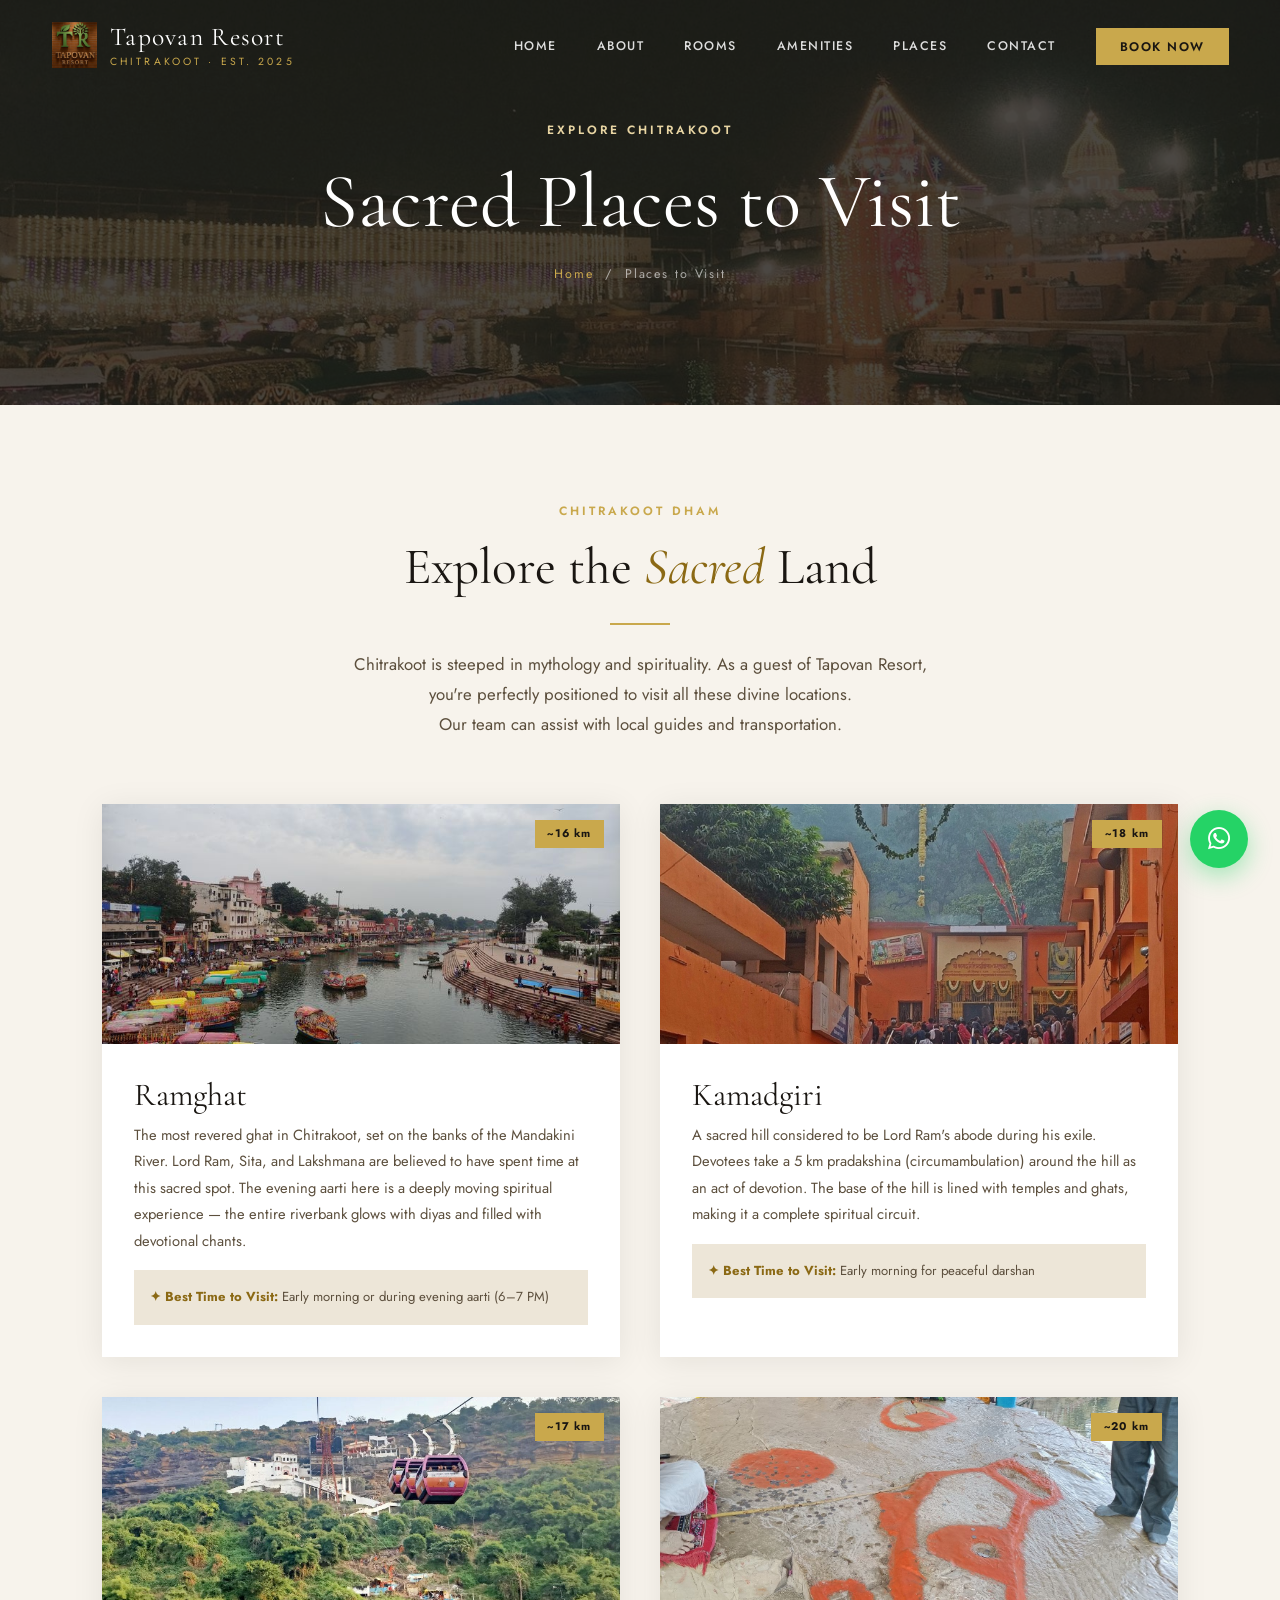
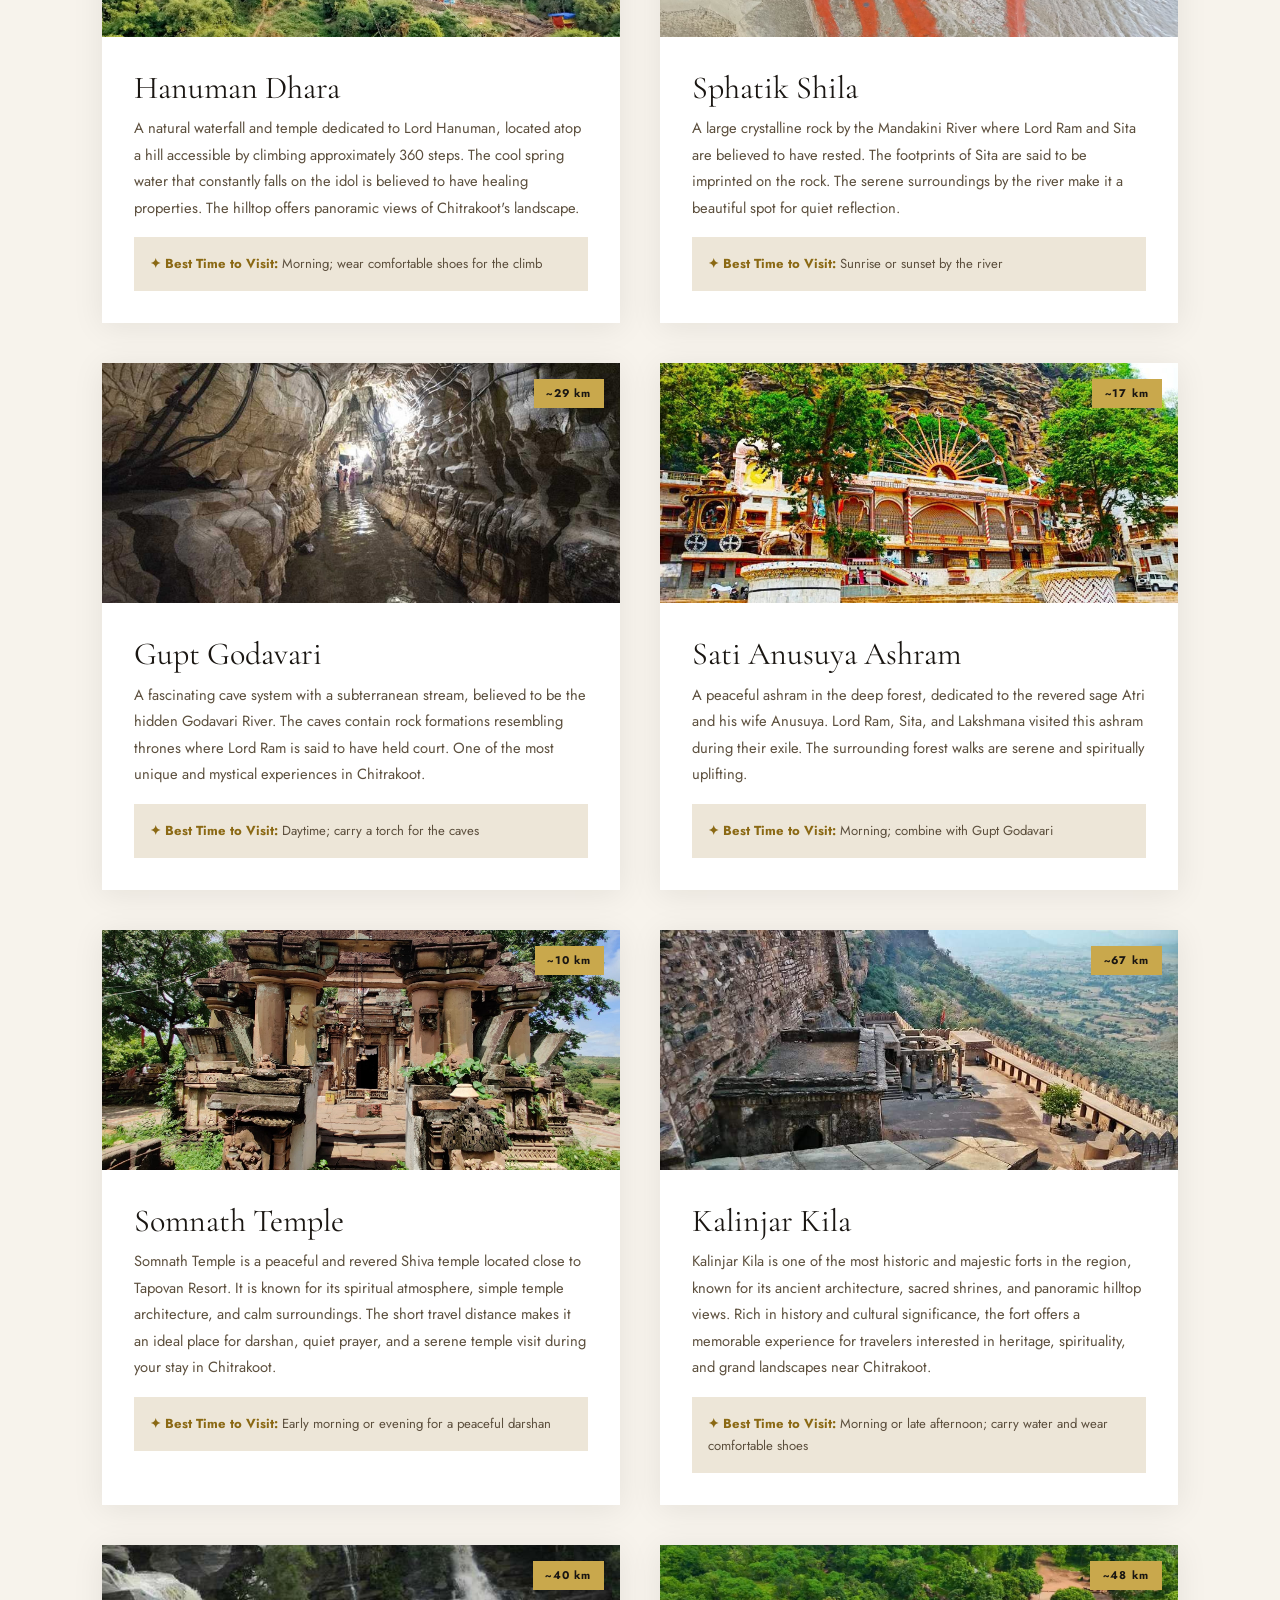
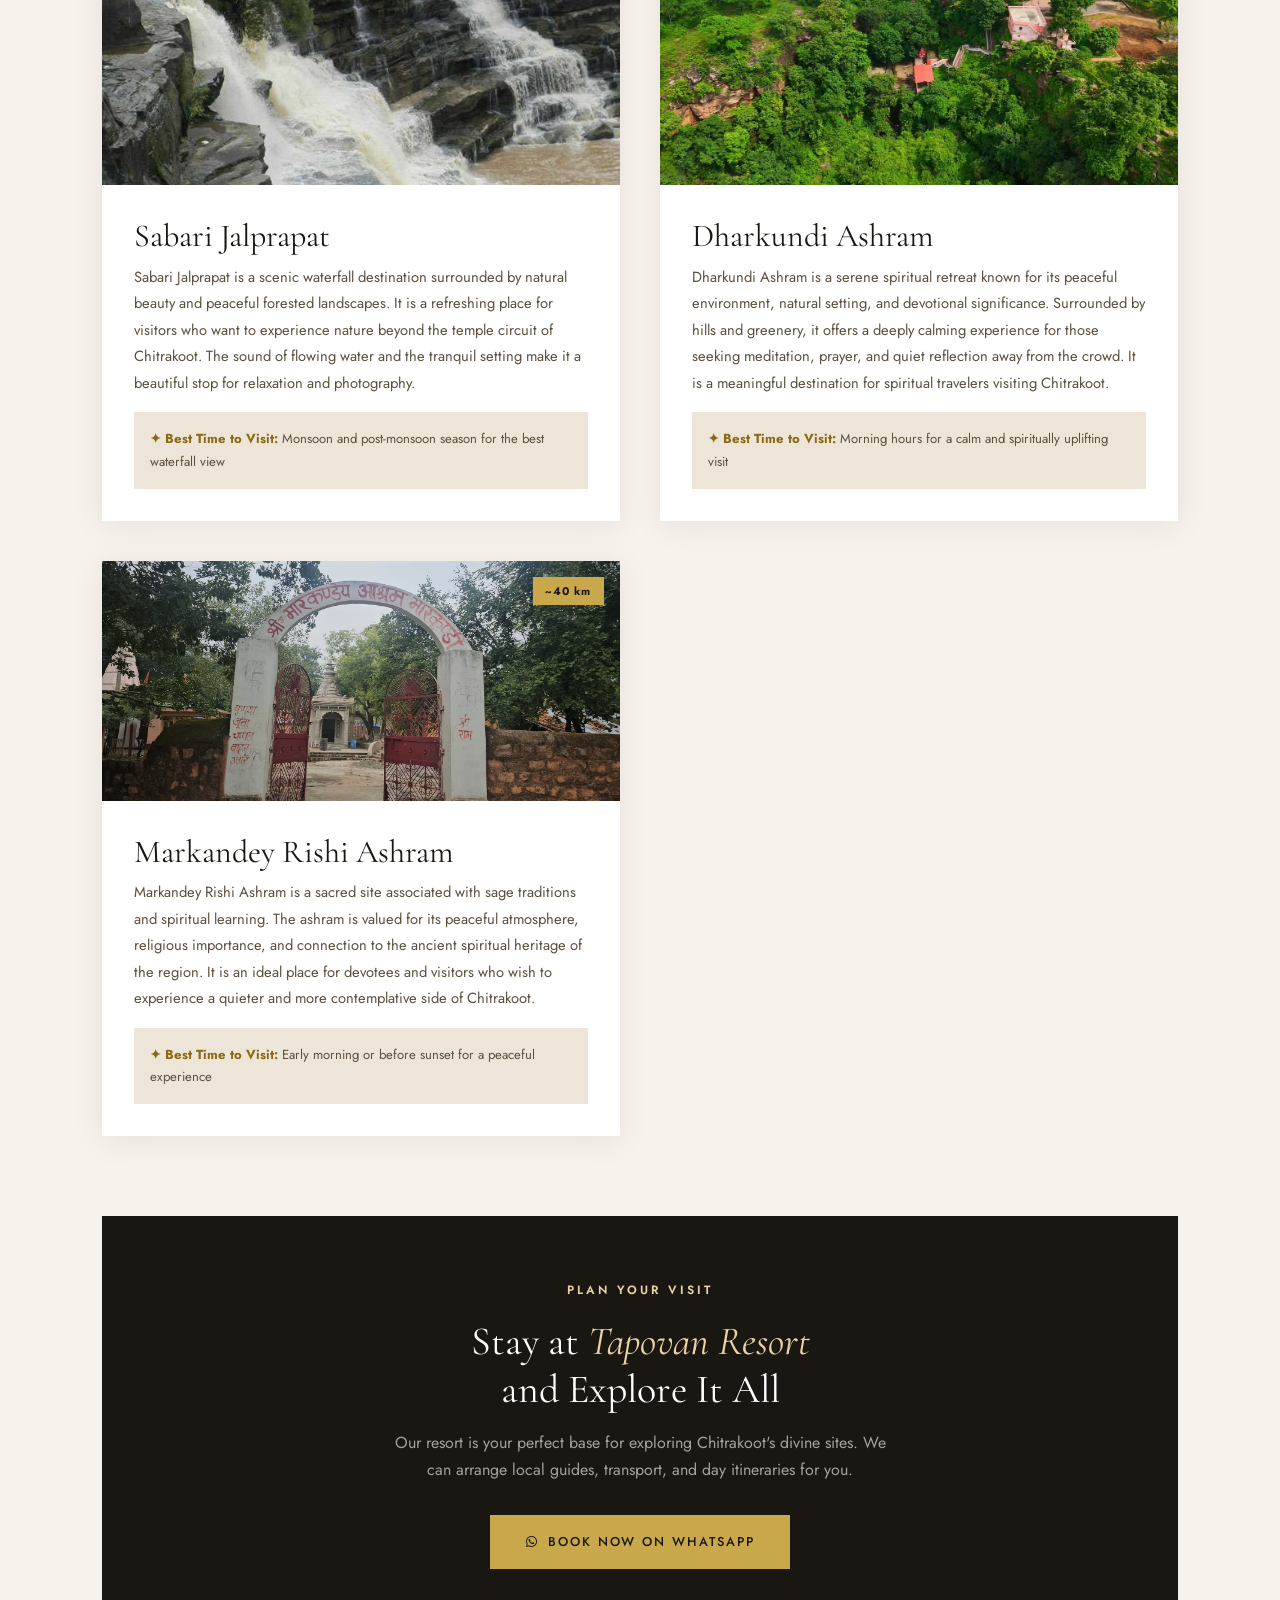
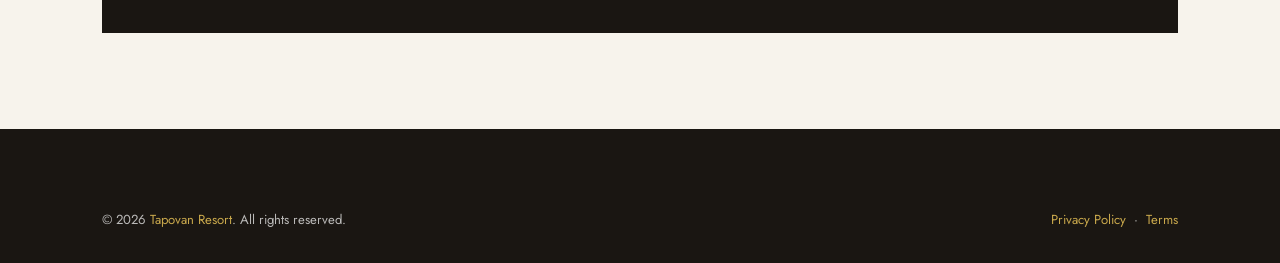
<file: pages/places.html>
<!DOCTYPE html>
<html lang="en">
<head>
  <meta charset="UTF-8" />
  <meta http-equiv="X-UA-Compatible" content="IE=edge" />
  <link rel="canonical" href="https://tapovanresort.co.in/pages/places/" />
  <meta name="google-site-verification" content="6-kbjEv537gmTaguEhvhThbj-auGoeQ6-gj7KEbpfg4" />
  <meta name="viewport" content="width=device-width, initial-scale=1.0" />
	<link rel="icon" type="image/jpeg" href="/images/favicon.jpeg" />
	<link rel="apple-touch-icon" href="/images/favicon.jpeg" />
  <title>Places to Visit Near Tapovan Resort - Chitrakoot Dham</title>
  <meta name="description" content="Explore the sacred places of Chitrakoot near Tapovan Resort — Ramghat, Kamadgiri, Hanuman Dhara, Sphatik Shila and more." />
  <meta name="keywords" content="places to visit in chitrakoot, temples in chitrakoot, Tapovan Resort, Chitrakoot resort, luxury hotel Chitrakoot, private pool villa, Chitrakoot Dham stay, resort in chitrakoot" />
  <link rel="stylesheet" href="../css/style.css" />
  <link rel="stylesheet" href="https://cdnjs.cloudflare.com/ajax/libs/font-awesome/6.5.0/css/all.min.css" />
  <style>
    .places-detail-grid {
      display: grid;
      grid-template-columns: repeat(auto-fit, minmax(340px, 1fr));
      gap: 2.5rem;
      margin-top: 4rem;
    }
    .place-detail-card {
      background: var(--white);
      overflow: hidden;
      box-shadow: 0 4px 30px rgba(26,22,18,0.08);
      transition: var(--transition);
    }
    .place-detail-card:hover { transform: translateY(-6px); box-shadow: var(--shadow); }
    .place-detail-img {
      height: 240px;
      overflow: hidden;
      position: relative;
    }
    .place-detail-img img {
      width: 100%; height: 100%;
      object-fit: cover;
      transition: transform 0.6s ease;
    }
    .place-detail-card:hover .place-detail-img img { transform: scale(1.06); }
    .place-distance-badge {
      position: absolute;
      top: 1rem; right: 1rem;
      background: var(--gold);
      color: var(--dark);
      font-size: 0.7rem;
      font-weight: 700;
      padding: 0.3rem 0.8rem;
      letter-spacing: 0.1em;
    }
    .place-detail-info { padding: 2rem; }
    .place-detail-info h3 { margin-bottom: 0.5rem; }
    .place-detail-info p { color: var(--text-mid); font-size: 0.92rem; line-height: 1.8; }
    .place-tips {
      margin-top: 1rem;
      padding: 1rem;
      background: var(--cream-2);
      font-size: 0.82rem;
      color: var(--text-mid);
    }
    .place-tips strong { color: var(--gold-dark); }
  </style>
  <!-- Google tag (gtag.js) -->
<script async src="https://www.googletagmanager.com/gtag/js?id=G-HYX8J1VPJM"></script>
<script>
  window.dataLayer = window.dataLayer || [];
  function gtag(){dataLayer.push(arguments);}
  gtag('js', new Date());
  gtag('config', 'G-HYX8J1VPJM');
</script>
</head>
<body>

  <!-- Mobile Menu -->
  <nav class="mobile-menu">
    <div class="mobile-menu-close"><i class="fa fa-times"></i></div>
    <a href="../index.html">Home</a>
    <a href="../index.html#about">About</a>
    <a href="../index.html#rooms">Rooms</a>
    <a href="../index.html#amenities">Amenities</a>
    <!-- <a href="../index.html#gallery">Gallery</a> -->
    <a href="places.html">Places</a>
    <a href="../index.html#contact">Contact</a>
  </nav>

  <!-- Navbar -->
  <nav id="navbar">
  <a href="../index.html" class="nav-logo" aria-label="Tapovan Resort home">
  <img src="/images/favicon.jpeg" alt="Tapovan Resort logo" class="nav-logo-img" />
  <div class="nav-logo-text">
    Tapovan Resort
    <span>Chitrakoot · Est. 2025</span>
  </div>
</a>
    <ul class="nav-links">
      <li><a href="../index.html">Home</a></li>
      <li><a href="../index.html#about">About</a></li>
      <li><a href="../index.html#rooms">Rooms</a></li>
      <li><a href="../index.html#amenities">Amenities</a></li>
      <!--- <li><a href="../index.html#gallery">Gallery</a></li> -->
      <li><a href="places.html">Places</a></li>
      <li><a href="../index.html#contact">Contact</a></li>
      <li><a href="https://wa.me/919956009727" target="_blank" class="nav-book">Book Now</a></li>
    </ul>
    <div class="hamburger"><span></span><span></span><span></span></div>
  </nav>

  <!-- Page Hero -->
  <div class="page-hero">
    <div class="page-hero-bg">
      <!--EDIT: Use a Chitrakoot landscape photo here — images/places-hero.jpg -->
      <img src="../images/places-hero.jpg" alt="Chitrakoot Dham" />
    </div>
    <div class="page-hero-overlay"></div>
    <div class="page-hero-content">
      <span class="section-tag" style="color:var(--gold-light);">Explore Chitrakoot</span>
      <h1>Sacred Places to Visit</h1>
      <div class="breadcrumb">
        <a href="../index.html">Home</a> &nbsp;/&nbsp; Places to Visit
      </div>
    </div>
  </div>

  <!-- Places Section -->
  <section style="padding: 6rem 8%;">
    <div style="text-align:center; max-width:700px; margin:0 auto 2rem;">
      <span class="section-tag reveal">Chitrakoot Dham</span>
      <h2 class="section-title reveal">Explore the <em>Sacred</em> Land</h2>
      <div class="gold-line center reveal"></div>
      <p class="section-desc reveal" style="margin:0 auto;">
        Chitrakoot is steeped in mythology and spirituality. As a guest of Tapovan Resort,
        you're perfectly positioned to visit all these divine locations. <br> Our team can assist
        with local guides and transportation.
      </p>
    </div>

    <div class="places-detail-grid">
      <!--
        EDIT: Update each place card:
        - Replace image paths (../images/place-X.jpg)
        - Update distances from your resort
        - Update descriptions with accurate info
      -->

      <div class="place-detail-card reveal">
        <div class="place-detail-img">
          <img src="../images/place-ramghat.jpg" alt="Ramghat Chitrakoot" />
          <div class="place-distance-badge">~16 km</div>
        </div>
        <div class="place-detail-info">
          <h3>Ramghat</h3>
          <p>
            The most revered ghat in Chitrakoot, set on the banks of the Mandakini River.
            Lord Ram, Sita, and Lakshmana are believed to have spent time at this sacred spot.
            The evening aarti here is a deeply moving spiritual experience — the entire riverbank
            glows with diyas and filled with devotional chants.
          </p>
          <div class="place-tips">
            <strong>✦ Best Time to Visit:</strong> Early morning or during evening aarti (6–7 PM)
          </div>
        </div>
      </div>

      <div class="place-detail-card reveal reveal-delay-1">
        <div class="place-detail-img">
          <img src="../images/place-kamadgiri.jpg" alt="Kamadgiri" />
          <div class="place-distance-badge">~18 km</div>
        </div>
        <div class="place-detail-info">
          <h3>Kamadgiri</h3>
          <p>
            A sacred hill considered to be Lord Ram's abode during his exile. Devotees take a 5 km
            pradakshina (circumambulation) around the hill as an act of devotion. The base of the
            hill is lined with temples and ghats, making it a complete spiritual circuit.
          </p>
          <div class="place-tips">
            <strong>✦ Best Time to Visit:</strong> Early morning for peaceful darshan
          </div>
        </div>
      </div>

      <div class="place-detail-card reveal">
        <div class="place-detail-img">
          <img src="../images/place-hanuman.jpg" alt="Hanuman Dhara" />
          <div class="place-distance-badge">~17 km</div>
        </div>
        <div class="place-detail-info">
          <h3>Hanuman Dhara</h3>
          <p>
            A natural waterfall and temple dedicated to Lord Hanuman, located atop a hill accessible
            by climbing approximately 360 steps. The cool spring water that constantly falls on the
            idol is believed to have healing properties. The hilltop offers panoramic views of
            Chitrakoot's landscape.
          </p>
          <div class="place-tips">
            <strong>✦ Best Time to Visit:</strong> Morning; wear comfortable shoes for the climb
          </div>
        </div>
      </div>

      <div class="place-detail-card reveal reveal-delay-1">
        <div class="place-detail-img">
          <img src="../images/place-sphatik.jpeg" alt="Sphatik Shila" />
          <div class="place-distance-badge">~20 km</div>
        </div>
        <div class="place-detail-info">
          <h3>Sphatik Shila</h3>
          <p>
            A large crystalline rock by the Mandakini River where Lord Ram and Sita are believed
            to have rested. The footprints of Sita are said to be imprinted on the rock. The serene
            surroundings by the river make it a beautiful spot for quiet reflection.
          </p>
          <div class="place-tips">
            <strong>✦ Best Time to Visit:</strong> Sunrise or sunset by the river
          </div>
        </div>
      </div>

      <div class="place-detail-card reveal">
        <div class="place-detail-img">
          <img src="../images/place-gupt-godavari.jpg" alt="Gupt Godavari" />
          <div class="place-distance-badge">~29 km</div>
        </div>
        <div class="place-detail-info">
          <h3>Gupt Godavari</h3>
          <p>
            A fascinating cave system with a subterranean stream, believed to be the hidden Godavari
            River. The caves contain rock formations resembling thrones where Lord Ram is said to
            have held court. One of the most unique and mystical experiences in Chitrakoot.
          </p>
          <div class="place-tips">
            <strong>✦ Best Time to Visit:</strong> Daytime; carry a torch for the caves
          </div>
        </div>
      </div>

      <div class="place-detail-card reveal reveal-delay-1">
        <div class="place-detail-img">
          <img src="../images/place-sati-anusuya.jpg" alt="Sati Anusuya Ashram" />
          <div class="place-distance-badge">~17 km</div>
        </div>
        <div class="place-detail-info">
          <h3>Sati Anusuya Ashram</h3>
          <p>
            A peaceful ashram in the deep forest, dedicated to the revered sage Atri and his wife
            Anusuya. Lord Ram, Sita, and Lakshmana visited this ashram during their exile. The
            surrounding forest walks are serene and spiritually uplifting.
          </p>
          <div class="place-tips">
            <strong>✦ Best Time to Visit:</strong> Morning; combine with Gupt Godavari
          </div>
        </div>
      </div>
		<div class="place-detail-card reveal">
  <div class="place-detail-img">
    <img src="../images/place-somnath-temple.jpg" alt="Somnath Temple" />
    <div class="place-distance-badge">~10 km</div>
  </div>
  <div class="place-detail-info">
    <h3>Somnath Temple</h3>
    <p>
      Somnath Temple is a peaceful and revered Shiva temple located close to Tapovan Resort.
      It is known for its spiritual atmosphere, simple temple architecture, and calm surroundings.
      The short travel distance makes it an ideal place for darshan, quiet prayer, and a serene
      temple visit during your stay in Chitrakoot.
    </p>
    <div class="place-tips">
      <strong>✦ Best Time to Visit:</strong> Early morning or evening for a peaceful darshan
    </div>
  </div>
</div>

<div class="place-detail-card reveal reveal-delay-1">
  <div class="place-detail-img">
    <img src="../images/place-kalinjar-kila.jpg" alt="Kalinjar Kila" />
    <div class="place-distance-badge">~67 km</div>
  </div>
  <div class="place-detail-info">
    <h3>Kalinjar Kila</h3>
    <p>
      Kalinjar Kila is one of the most historic and majestic forts in the region, known for its
      ancient architecture, sacred shrines, and panoramic hilltop views. Rich in history and
      cultural significance, the fort offers a memorable experience for travelers interested in
      heritage, spirituality, and grand landscapes near Chitrakoot.
    </p>
    <div class="place-tips">
      <strong>✦ Best Time to Visit:</strong> Morning or late afternoon; carry water and wear comfortable shoes
    </div>
  </div>
</div>

<div class="place-detail-card reveal">
  <div class="place-detail-img">
    <img src="../images/place-sabari-jalprapat.jpg" alt="Sabari Jalprapat" />
    <div class="place-distance-badge">~40 km</div>
  </div>
  <div class="place-detail-info">
    <h3>Sabari Jalprapat</h3>
    <p>
      Sabari Jalprapat is a scenic waterfall destination surrounded by natural beauty and peaceful
      forested landscapes. It is a refreshing place for visitors who want to experience nature
      beyond the temple circuit of Chitrakoot. The sound of flowing water and the tranquil setting
      make it a beautiful stop for relaxation and photography.
    </p>
    <div class="place-tips">
      <strong>✦ Best Time to Visit:</strong> Monsoon and post-monsoon season for the best waterfall view
    </div>
  </div>
</div>

<div class="place-detail-card reveal reveal-delay-1">
  <div class="place-detail-img">
    <img src="../images/place-dharkundi-ashram.jpg" alt="Dharkundi Ashram" />
    <div class="place-distance-badge">~48 km</div>
  </div>
  <div class="place-detail-info">
    <h3>Dharkundi Ashram</h3>
    <p>
      Dharkundi Ashram is a serene spiritual retreat known for its peaceful environment, natural
      setting, and devotional significance. Surrounded by hills and greenery, it offers a deeply
      calming experience for those seeking meditation, prayer, and quiet reflection away from the
      crowd. It is a meaningful destination for spiritual travelers visiting Chitrakoot.
    </p>
    <div class="place-tips">
      <strong>✦ Best Time to Visit:</strong> Morning hours for a calm and spiritually uplifting visit
    </div>
  </div>
</div>

<div class="place-detail-card reveal">
  <div class="place-detail-img">
    <img src="../images/place-markandey-rishi-ashram.avif" alt="Markandey Rishi Ashram" />
    <div class="place-distance-badge">~40 km</div>
  </div>
  <div class="place-detail-info">
    <h3>Markandey Rishi Ashram</h3>
    <p>
      Markandey Rishi Ashram is a sacred site associated with sage traditions and spiritual learning.
      The ashram is valued for its peaceful atmosphere, religious importance, and connection to the
      ancient spiritual heritage of the region. It is an ideal place for devotees and visitors who
      wish to experience a quieter and more contemplative side of Chitrakoot.
    </p>
    <div class="place-tips">
      <strong>✦ Best Time to Visit:</strong> Early morning or before sunset for a peaceful experience
    </div>
  </div>
</div>
    </div>

    <!-- CTA -->
    <div style="text-align:center; margin-top:5rem; padding:4rem; background:var(--dark);" class="reveal">
      <span class="section-tag" style="color:var(--gold-light);">Plan Your Visit</span>
      <h2 style="color:var(--white); font-family:var(--font-display); font-size:2.5rem; margin:1rem 0;">
        Stay at <em style="color:var(--gold-light);">Tapovan Resort</em><br>and Explore It All
      </h2>
      <p style="color:rgba(255,255,255,0.6); max-width:500px; margin:0 auto 2rem;">
        Our resort is your perfect base for exploring Chitrakoot's divine sites. We can arrange
        local guides, transport, and day itineraries for you.
      </p>
      <a href="https://wa.me/919956009727" target="_blank" class="btn btn-gold">
        <i class="fab fa-whatsapp"></i> Book Now on WhatsApp
      </a>
    </div>
  </section>

  <!-- Footer -->
  <footer>
    <div class="footer-bottom" style="border-top:none; padding-top:0;">
      <p>© 2026 <a href="../index.html">Tapovan Resort</a>. All rights reserved.</p>
      <p><a href="privacy.html">Privacy Policy</a> &nbsp;·&nbsp; <a href="terms.html">Terms</a></p>
    </div>
  </footer>

  <a href="https://wa.me/919956009727" target="_blank" class="whatsapp-float">
    <i class="fab fa-whatsapp"></i>
  </a>

  <script src="../js/main.js"></script>
</body>
</html>
</file>
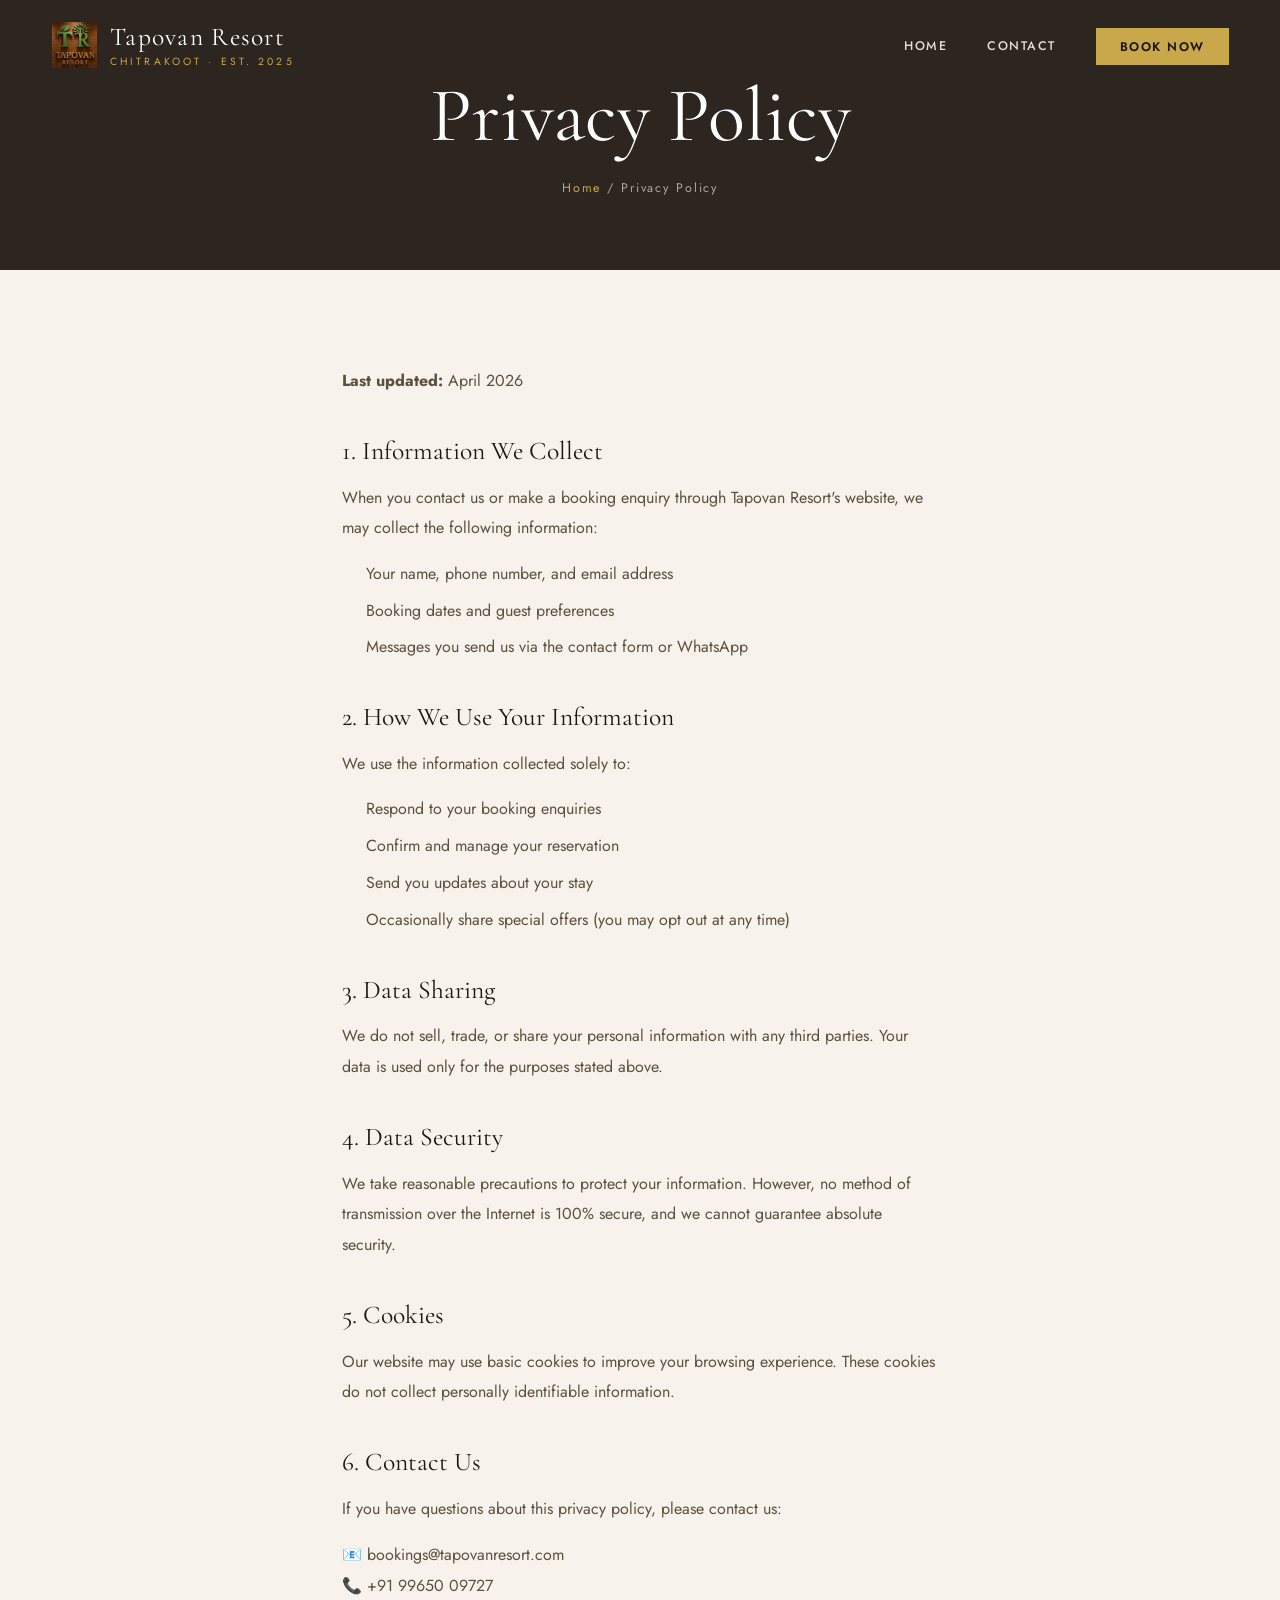
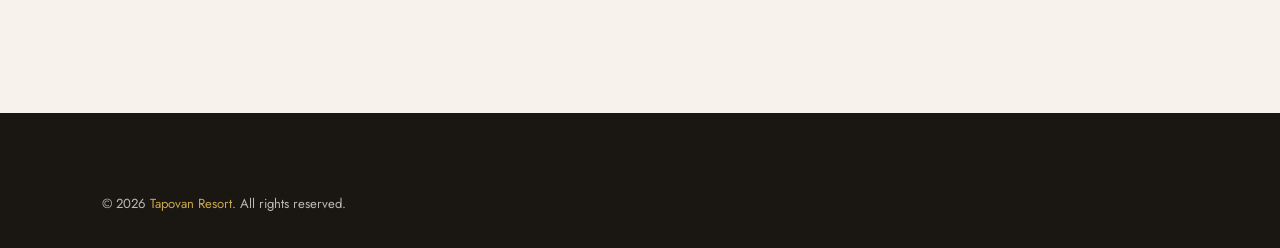
<file: pages/privacy.html>
<!DOCTYPE html>
<html lang="en">
<head>
  <meta charset="UTF-8" />
  <meta http-equiv="X-UA-Compatible" content="IE=edge" />
  <link rel="canonical" href="https://tapovanresort.co.in/pages/privacy/" />
  <meta name="google-site-verification" content="6-kbjEv537gmTaguEhvhThbj-auGoeQ6-gj7KEbpfg4" />
  <meta name="viewport" content="width=device-width, initial-scale=1.0" />
  <link rel="icon" type="image/jpeg" href="/images/favicon.jpeg" />
	<link rel="apple-touch-icon" href="/images/favicon.jpeg" />
  <title>Privacy Policy — Tapovan Resort</title>
  <link rel="stylesheet" href="../css/style.css" />
  <link rel="stylesheet" href="https://cdnjs.cloudflare.com/ajax/libs/font-awesome/6.5.0/css/all.min.css" />
  <!-- Google tag (gtag.js) -->
<script async src="https://www.googletagmanager.com/gtag/js?id=G-HYX8J1VPJM"></script>
<script>
  window.dataLayer = window.dataLayer || [];
  function gtag(){dataLayer.push(arguments);}
  gtag('js', new Date());
  gtag('config', 'G-HYX8J1VPJM');
</script>
  <style>
    .policy-content { max-width: 800px; margin: 0 auto; padding: 6rem 8%; }
    .policy-content h2 { font-size: 1.6rem; margin: 2.5rem 0 1rem; color: var(--dark); }
    .policy-content p { color: var(--text-mid); margin-bottom: 1rem; line-height: 1.9; }
    .policy-content ul { color: var(--text-mid); padding-left: 1.5rem; margin-bottom: 1rem; }
    .policy-content ul li { margin-bottom: 0.5rem; line-height: 1.8; }
  </style>
</head>
<body>
  <nav id="navbar">
  <a href="../index.html" class="nav-logo" aria-label="Tapovan Resort home">
  <img src="/images/favicon.jpeg" alt="Tapovan Resort logo" class="nav-logo-img" />
  <div class="nav-logo-text">
    Tapovan Resort
    <span>Chitrakoot · Est. 2025</span>
  </div>
</a>
    <ul class="nav-links">
      <li><a href="../index.html">Home</a></li>
      <li><a href="../index.html#contact">Contact</a></li>
      <li><a href="https://wa.me/919876543210" target="_blank" class="nav-book">Book Now</a></li>
    </ul>
    <div class="hamburger"><span></span><span></span><span></span></div>
  </nav>

  <div class="page-hero" style="height:30vh; min-height:250px;">
    <div class="page-hero-overlay"></div>
    <div class="page-hero-bg" style="background:var(--dark-2);"></div>
    <div class="page-hero-content">
      <h1>Privacy Policy</h1>
      <div class="breadcrumb"><a href="../index.html">Home</a> / Privacy Policy</div>
    </div>
  </div>

  <div class="policy-content">
    <!-- EDIT: Update with your actual legal details and contact info -->
    <p><strong>Last updated:</strong> April 2026</p>

    <h2>1. Information We Collect</h2>
    <p>When you contact us or make a booking enquiry through Tapovan Resort's website, we may collect the following information:</p>
    <ul>
      <li>Your name, phone number, and email address</li>
      <li>Booking dates and guest preferences</li>
      <li>Messages you send us via the contact form or WhatsApp</li>
    </ul>

    <h2>2. How We Use Your Information</h2>
    <p>We use the information collected solely to:</p>
    <ul>
      <li>Respond to your booking enquiries</li>
      <li>Confirm and manage your reservation</li>
      <li>Send you updates about your stay</li>
      <li>Occasionally share special offers (you may opt out at any time)</li>
    </ul>

    <h2>3. Data Sharing</h2>
    <p>We do not sell, trade, or share your personal information with any third parties. Your data is used only for the purposes stated above.</p>

    <h2>4. Data Security</h2>
    <p>We take reasonable precautions to protect your information. However, no method of transmission over the Internet is 100% secure, and we cannot guarantee absolute security.</p>

    <h2>5. Cookies</h2>
    <p>Our website may use basic cookies to improve your browsing experience. These cookies do not collect personally identifiable information.</p>

    <h2>6. Contact Us</h2>
    <p>If you have questions about this privacy policy, please contact us:</p>
    <!-- EDIT: Update contact details -->
    <p>📧 <a href="mailto:chitrakoot.tapovanresort@gmail.com">bookings@tapovanresort.com</a><br>
    📞 <a href="tel:+919956009727">+91 99650 09727</a></p>
  </div>

  <footer>
    <div class="footer-bottom" style="border-top:none; padding-top:0;">
      <p>© 2026 <a href="../index.html">Tapovan Resort</a>. All rights reserved.</p>
    </div>
  </footer>

  <script src="../js/main.js"></script>
</body>
</html>
</file>
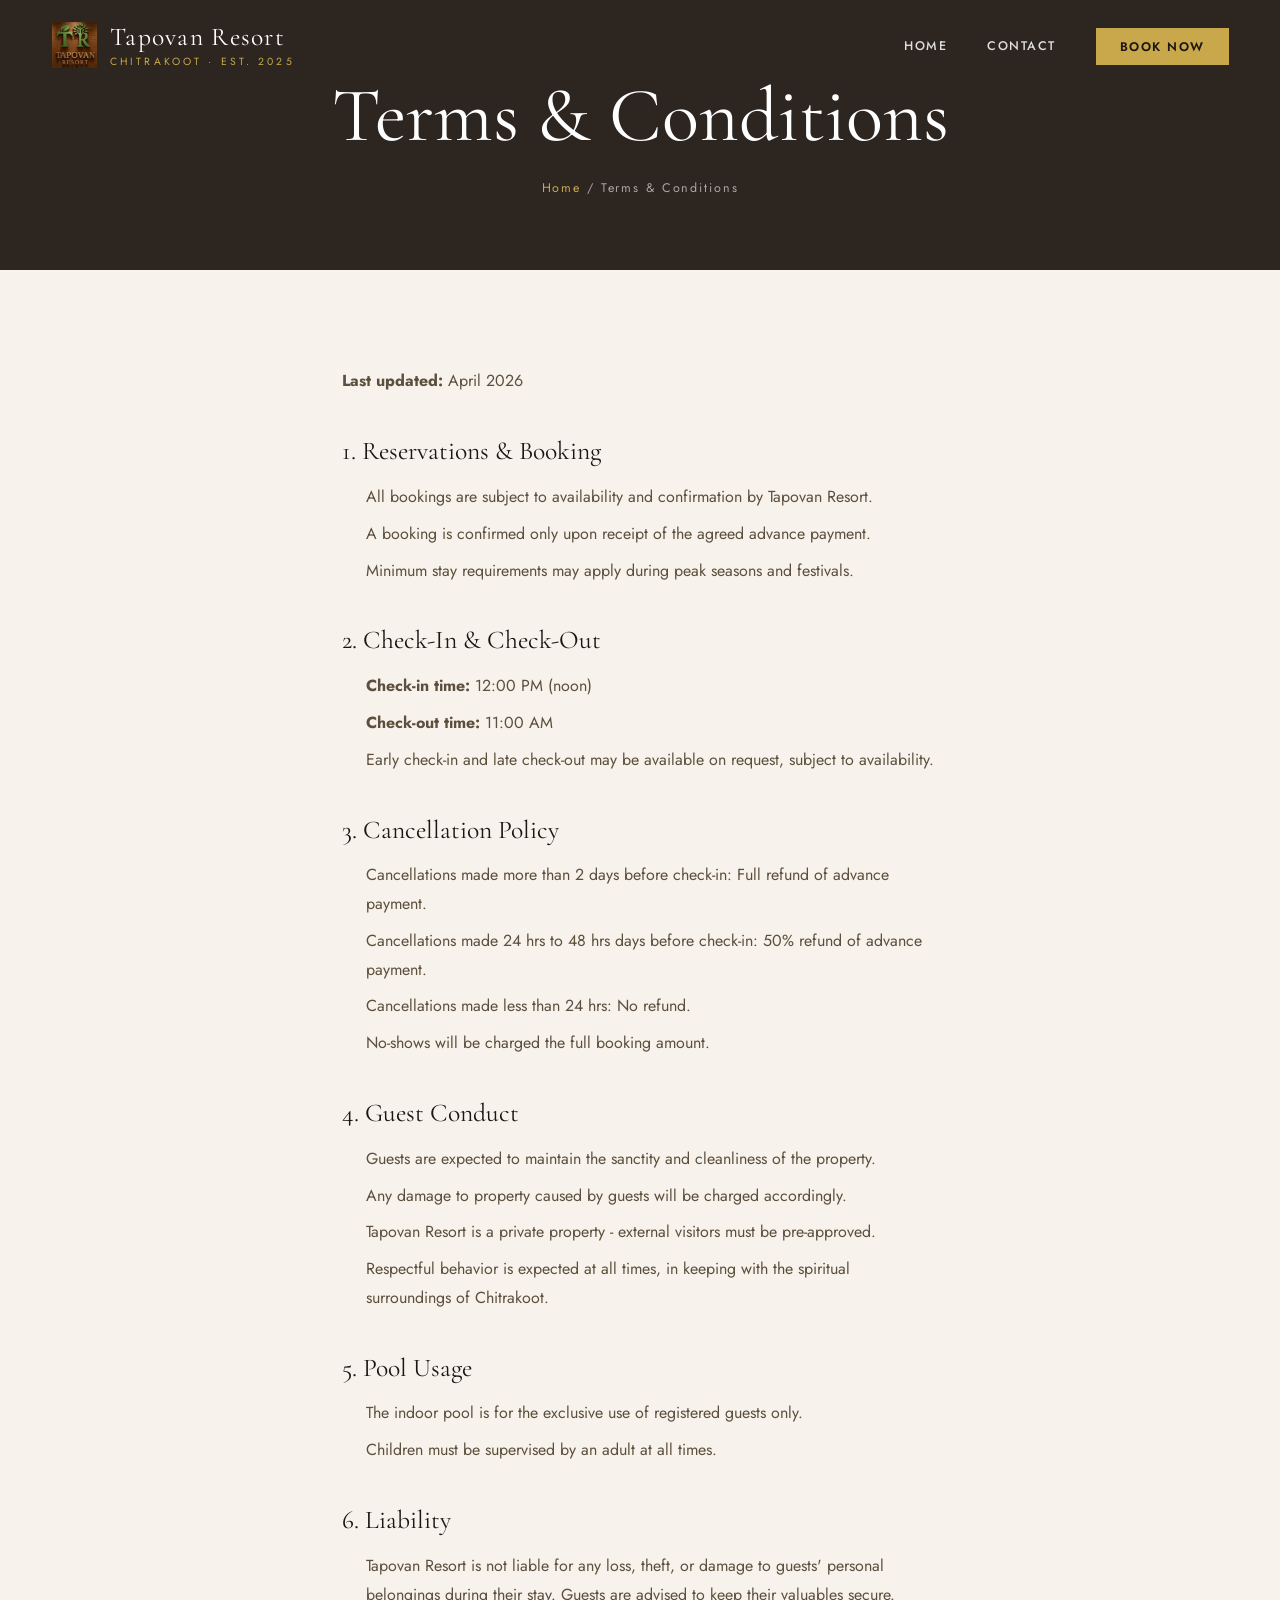
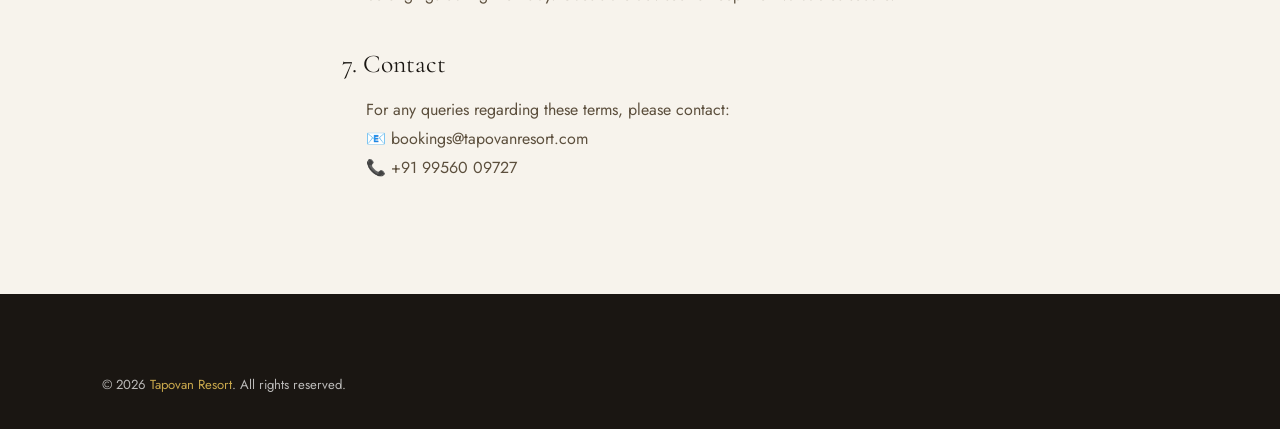
<file: pages/terms.html>
<!DOCTYPE html>
<html lang="en">
<head>
  <meta charset="UTF-8" />
	<meta http-equiv="X-UA-Compatible" content="IE=edge" />
	<link rel="canonical" href="https://tapovanresort.co.in/pages/terms&conditions/" />
	<meta name="google-site-verification" content="6-kbjEv537gmTaguEhvhThbj-auGoeQ6-gj7KEbpfg4" />
  <meta name="viewport" content="width=device-width, initial-scale=1.0" />
	<link rel="icon" type="image/jpeg" href="/images/favicon.jpeg" />
	<link rel="apple-touch-icon" href="/images/favicon.jpeg" />
  <title>Terms & Conditions - Tapovan Resort</title>
  <link rel="stylesheet" href="../css/style.css" />
  <link rel="stylesheet" href="https://cdnjs.cloudflare.com/ajax/libs/font-awesome/6.5.0/css/all.min.css" />
  <style>
    .policy-content { max-width: 800px; margin: 0 auto; padding: 6rem 8%; }
    .policy-content h2 { font-size: 1.6rem; margin: 2.5rem 0 1rem; color: var(--dark); }
    .policy-content p { color: var(--text-mid); margin-bottom: 1rem; line-height: 1.9; }
    .policy-content ul { color: var(--text-mid); padding-left: 1.5rem; margin-bottom: 1rem; }
    .policy-content ul li { margin-bottom: 0.5rem; line-height: 1.8; }
  </style>
	<!-- Google tag (gtag.js) -->
<script async src="https://www.googletagmanager.com/gtag/js?id=G-HYX8J1VPJM"></script>
<script>
  window.dataLayer = window.dataLayer || [];
  function gtag(){dataLayer.push(arguments);}
  gtag('js', new Date());
  gtag('config', 'G-HYX8J1VPJM');
</script>
</head>
<body>
  <nav id="navbar">
  <a href="../index.html" class="nav-logo" aria-label="Tapovan Resort home">
  <img src="/images/favicon.jpeg" alt="Tapovan Resort logo" class="nav-logo-img" />
  <div class="nav-logo-text">
    Tapovan Resort
    <span>Chitrakoot · Est. 2025</span>
  </div>
</a>
    <ul class="nav-links">
      <li><a href="../index.html">Home</a></li>
      <li><a href="../index.html#contact">Contact</a></li>
      <li><a href="https://wa.me/919956009727" target="_blank" class="nav-book">Book Now</a></li>
    </ul>
    <div class="hamburger"><span></span><span></span><span></span></div>
  </nav>

  <div class="page-hero" style="height:30vh; min-height:250px;">
    <div class="page-hero-overlay"></div>
    <div class="page-hero-bg" style="background:var(--dark-2);"></div>
    <div class="page-hero-content">
      <h1>Terms & Conditions</h1>
      <div class="breadcrumb"><a href="../index.html">Home</a> / Terms & Conditions</div>
    </div>
  </div>

  <div class="policy-content">
    <!-- EDIT: Update with your actual terms -->
    <p><strong>Last updated:</strong> April 2026</p>

    <h2>1. Reservations & Booking</h2>
    <ul>
      <li>All bookings are subject to availability and confirmation by Tapovan Resort.</li>
      <li>A booking is confirmed only upon receipt of the agreed advance payment.</li>
      <li>Minimum stay requirements may apply during peak seasons and festivals.</li>
    </ul>

    <h2>2. Check-In & Check-Out</h2>
    <!-- EDIT: Update times -->
    <ul>
      <li><strong>Check-in time:</strong> 12:00 PM (noon)</li>
      <li><strong>Check-out time:</strong> 11:00 AM</li>
      <li>Early check-in and late check-out may be available on request, subject to availability.</li>
    </ul>

    <h2>3. Cancellation Policy</h2>
    <!-- EDIT: Update cancellation policy -->
    <ul>
      <li>Cancellations made more than 2 days before check-in: Full refund of advance payment.</li>
      <li>Cancellations made 24 hrs to 48 hrs days before check-in: 50% refund of advance payment.</li>
      <li>Cancellations made less than 24 hrs: No refund.</li>
      <li>No-shows will be charged the full booking amount.</li>
    </ul>

    <h2>4. Guest Conduct</h2>
    <ul>
      <li>Guests are expected to maintain the sanctity and cleanliness of the property.</li>
      <li>Any damage to property caused by guests will be charged accordingly.</li>
      <li>Tapovan Resort is a private property - external visitors must be pre-approved.</li>
      <li>Respectful behavior is expected at all times, in keeping with the spiritual surroundings of Chitrakoot.</li>
    </ul>

    <h2>5. Pool Usage</h2>
    <ul>
      <li>The indoor pool is for the exclusive use of registered guests only.</li>
      <li>Children must be supervised by an adult at all times.</li>
      <!-- EDIT: Add any specific pool rules -->
    </ul>

    <h2>6. Liability</h2>
	<ul>
    <li>Tapovan Resort is not liable for any loss, theft, or damage to guests' personal belongings during their stay. Guests are advised to keep their valuables secure.</li>
	</ul>

    <h2>7. Contact</h2>
    <!-- EDIT: Update contact details -->
	<ul>
    <li>For any queries regarding these terms, please contact:<br>
    📧 <a href="mailto:chitrakoot.tapovanresort@gmail.com">bookings@tapovanresort.com</a><br>
    📞 <a href="tel:+919956009727">+91 99560 09727</a></ul>
	</ul>
  </div>

  <footer>
    <div class="footer-bottom" style="border-top:none; padding-top:0;">
      <p>© 2026 <a href="../index.html">Tapovan Resort</a>. All rights reserved.</p>
    </div>
  </footer>

  <script src="../js/main.js"></script>
</body>
</html>
</file>
<file: css/style.css>
/* ============================================
   TAPOVAN RESORT — GLOBAL STYLES
   Edit colors in :root to retheme the site
   ============================================ */
@import url('https://fonts.googleapis.com/css2?family=Cormorant+Garamond:ital,wght@0,300;0,400;0,600;1,300;1,400&family=Jost:wght@300;400;500;600&display=swap');

/* ── ANDROID CHROME FIX ── */
html {
  -webkit-text-size-adjust: 100%;
}

:root {
  --gold: #C9A84C;
  --gold-light: #E8D5A3;
  --gold-dark: #8B6914;
  --dark: #1A1612;
  --dark-2: #2C2520;
  --dark-3: #3D3530;
  --cream: #F7F3EC;
  --cream-2: #EDE6D8;
  --white: #FFFFFF;
  --text-dark: #1A1612;
  --text-mid: #5C4F3D;
  --text-light: #9A8C7A;
  --font-display: 'Cormorant Garamond', Georgia, serif;
  --font-body: 'Jost', sans-serif;
  --transition: all 0.4s cubic-bezier(0.25, 0.46, 0.45, 0.94);
  --shadow: 0 20px 60px rgba(26, 22, 18, 0.15);
  --shadow-gold: 0 10px 40px rgba(201, 168, 76, 0.2);
}

*, *::before, *::after { box-sizing: border-box; margin: 0; padding: 0; }

html { scroll-behavior: smooth; }

body {
  font-family: var(--font-body);
  color: var(--text-dark);
  background: var(--cream);
  overflow-x: hidden;
  line-height: 1.7;
}

img { max-width: 100%; display: block; }
a { text-decoration: none; color: inherit; }
ul { list-style: none; }

/* ── TYPOGRAPHY ── */
h1, h2, h3, h4 { font-family: var(--font-display); font-weight: 400; line-height: 1.2; }
h1 { font-size: clamp(2.5rem, 6vw, 5rem); }
h2 { font-size: clamp(2rem, 4vw, 3.5rem); }
h3 { font-size: clamp(1.4rem, 2.5vw, 2rem); }
h4 { font-size: 1.3rem; }

.section-tag {
  font-family: var(--font-body);
  font-size: 0.75rem;
  font-weight: 600;
  letter-spacing: 0.25em;
  text-transform: uppercase;
  color: var(--gold);
  display: block;
  margin-bottom: 1rem;
}

.section-title {
  font-family: var(--font-display);
  color: var(--dark);
  margin-bottom: 1.5rem;
}

.section-title em {
  font-style: italic;
  color: var(--gold-dark);
}

.section-desc {
  color: var(--text-mid);
  font-size: 1.05rem;
  max-width: 600px;
  line-height: 1.8;
}

/* ── BUTTONS ── */
.btn {
  display: inline-flex;
  align-items: center;
  gap: 0.6rem;
  padding: 1rem 2.2rem;
  font-family: var(--font-body);
  font-size: 0.8rem;
  font-weight: 500;
  letter-spacing: 0.15em;
  text-transform: uppercase;
  border: none;
  cursor: pointer;
  transition: var(--transition);
  text-decoration: none;
}

.btn-gold {
  background: var(--gold);
  color: var(--dark);
}
.btn-gold:hover {
  background: var(--gold-dark);
  color: var(--white);
  transform: translateY(-2px);
  box-shadow: var(--shadow-gold);
}

.btn-outline {
  background: transparent;
  color: var(--white);
  border: 1px solid rgba(255,255,255,0.5);
}
.btn-outline:hover {
  background: var(--white);
  color: var(--dark);
  border-color: var(--white);
}

.btn-dark {
  background: var(--dark);
  color: var(--gold);
}
.btn-dark:hover {
  background: var(--dark-2);
  transform: translateY(-2px);
}

/* ── GOLD DIVIDER ── */
.gold-line {
  width: 60px;
  height: 2px;
  background: var(--gold);
  margin: 1.5rem 0;
}
.gold-line.center { margin: 1.5rem auto; }

/* ── PRELOADER ── */
#preloader {
  position: fixed;
  inset: 0;
  background: var(--dark);
  z-index: 9999;
  display: flex;
  align-items: center;
  justify-content: center;
  flex-direction: column;
  gap: 1.5rem;
  transition: opacity 0.6s ease, visibility 0.6s ease;
}
#preloader.hidden { opacity: 0; visibility: hidden; }
#preloader .pre-logo {
  font-family: var(--font-display);
  font-size: 2.5rem;
  color: var(--gold);
  letter-spacing: 0.1em;
}
#preloader .pre-line {
  width: 0;
  height: 1px;
  background: var(--gold);
  animation: preload 1.5s ease forwards;
}
@keyframes preload { to { width: 200px; } }

/* ── NAVIGATION ── */
#navbar {
  position: fixed;
  top: 0; left: 0; right: 0;
  z-index: 1000;
  padding: 1.5rem 4%;
  display: flex;
  align-items: center;
  justify-content: space-between;
  transition: var(--transition);
  height: 90px;
}
#navbar.scrolled {
  height: 90px;
  background: rgba(26, 22, 18, 0.97);
  backdrop-filter: blur(20px);
  padding: 0 4%;
  box-shadow: 0 4px 30px rgba(0,0,0,0.3);
}
.nav-logo {
  display: inline-flex;
  align-items: center;
  gap: 0.8rem;
  font-family: var(--font-display);
  font-size: 1.6rem;
  color: var(--white);
  letter-spacing: 0.05em;
  line-height: 1.18;
}
.nav-logo-img {
  width: 46px;
  height: 46px;
  object-fit: contain;
  flex-shrink: 0;
}
.nav-logo-text {
  display: flex;
  flex-direction: column;
  gap: 0.12rem;
}
.nav-logo span {
  display: block;
  margin-top: 0.08rem;
  font-size: 0.65rem;
  font-family: var(--font-body);
  letter-spacing: 0.3em;
  text-transform: uppercase;
  color: var(--gold);
  font-weight: 400;
}
.nav-links {
  display: flex;
  align-items: center;
  gap: 2.5rem;
}
.nav-links a {
  font-size: 0.78rem;
  font-weight: 500;
  letter-spacing: 0.12em;
  text-transform: uppercase;
  color: rgba(255,255,255,0.85);
  transition: var(--transition);
  position: relative;
}

.nav-links a::after {
  content: '';
  position: absolute;
  bottom: -4px;
  left: 0;
  width: 0;
  height: 1px;
  background: var(--gold);
  transition: var(--transition);
}

.nav-links a:hover { color: var(--gold); }
.nav-links a:hover::after { width: 100%; }

.nav-book {
  background: var(--gold);
  color: var(--dark) !important;
  padding: 0.6rem 1.5rem;
  font-weight: 600 !important;
}

.nav-book:hover {
  background: var(--gold-dark);
  color: var(--white) !important;
}

.nav-book::after { display: none !important; }

.hamburger {
  display: none;
  flex-direction: column;
  gap: 5px;
  cursor: pointer;
  padding: 5px;
}

.hamburger span {
  display: block;
  width: 25px;
  height: 2px;
  background: var(--white);
  transition: var(--transition);
}

/* ── HERO ── */
.hero {
  position: relative;
  height: 100vh;
  min-height: 700px;
  display: flex;
  align-items: center;
  overflow: hidden;
}
.hero-bg {
  position: absolute;
  inset: 0;
  /* EDIT: Replace with your hero image URL */
  background: linear-gradient(135deg, #2C2520 0%, #1A1612 50%, #3D2E1A 100%);
  background-size: cover;
  background-position: center;
}
.hero-bg img {
  width: 100%; height: 100%;
  object-fit: cover;
  opacity: 0.7;
}
.hero-overlay {
  position: absolute;
  inset: 0;
  background: linear-gradient(
    to right,
    rgba(26,22,18,0.85) 0%,
    rgba(26,22,18,0.5) 50%,
    rgba(26,22,18,0.2) 100%
  );
}
.hero-content {
  position: relative;
  z-index: 2;
  padding: 0 8%;
  max-width: 750px;
  animation: heroFadeIn 1.2s ease 0.5s both;
}
@keyframes heroFadeIn {
  from { opacity: 0; transform: translateY(30px); }
  to { opacity: 1; transform: translateY(0); }
}
.hero-tag {
  font-size: 0.75rem;
  font-weight: 600;
  letter-spacing: 0.3em;
  text-transform: uppercase;
  color: var(--gold);
  margin-bottom: 1.5rem;
  display: flex;
  align-items: center;
  gap: 1rem;
}
.hero-tag::before {
  content: '';
  width: 40px; height: 1px;
  background: var(--gold);
}
.hero h1 {
  color: var(--white);
  margin-bottom: 1.5rem;
  font-weight: 300;
}
.hero h1 em {
  font-style: italic;
  color: var(--gold-light);
}
.hero-desc {
  color: rgba(255,255,255,0.8);
  font-size: 1.1rem;
  margin-bottom: 2.5rem;
  max-width: 500px;
}
.hero-actions { display: flex; gap: 1rem; flex-wrap: wrap; }

.hero-scroll {
  position: absolute;
  bottom: 3rem; left: 50%;
  transform: translateX(-50%);
  z-index: 2;
  display: flex;
  flex-direction: column;
  align-items: center;
  gap: 0.5rem;
  color: rgba(255,255,255,0.6);
  font-size: 0.7rem;
  letter-spacing: 0.2em;
  text-transform: uppercase;
  animation: bounce 2s ease infinite;
}
.hero-scroll::after {
  content: '';
  width: 1px; height: 50px;
  background: linear-gradient(to bottom, rgba(255,255,255,0.6), transparent);
}
@keyframes bounce {
  0%, 100% { transform: translateX(-50%) translateY(0); }
  50% { transform: translateX(-50%) translateY(8px); }
}

/* ── BOOKING BAR ── */
.booking-bar {
  background: var(--dark);
  padding: 2rem 8%;
  display: flex;
  align-items: flex-end;
  gap: 1.5rem;
  flex-wrap: wrap;
  border-top: 2px solid var(--gold);
}
.booking-field {
  flex: 1;
  min-width: 180px;
}
.booking-field label {
  display: block;
  font-size: 0.7rem;
  font-weight: 600;
  letter-spacing: 0.2em;
  text-transform: uppercase;
  color: var(--gold);
  margin-bottom: 0.5rem;
}
.booking-field input,
.booking-field select {
  width: 100%;
  background: transparent;
  border: none;
  border-bottom: 1px solid rgba(255,255,255,0.2);
  color: var(--white);
  padding: 0.5rem 0;
  font-family: var(--font-body);
  font-size: 0.95rem;
  outline: none;
  transition: var(--transition);
  cursor: pointer;
}
.booking-field input:focus,
.booking-field select:focus { border-bottom-color: var(--gold); }
.booking-field select option { background: var(--dark-2); color: var(--white); }
.booking-field input[type="date"]::-webkit-calendar-picker-indicator { filter: invert(1) opacity(0.5); }

/* ── ABOUT SECTION ── */
.about {
  padding: 8rem 8%;
  display: grid;
  grid-template-columns: 1fr 1fr;
  gap: 6rem;
  align-items: center;
}
.about-images {
  position: relative;
  height: 550px;
}
.about-img-main {
  position: absolute;
  top: 0; left: 0;
  width: 75%; height: 80%;
  object-fit: cover;
  box-shadow: var(--shadow);
}
.about-img-secondary {
  position: absolute;
  bottom: 0; right: 0;
  width: 55%; height: 55%;
  object-fit: cover;
  box-shadow: var(--shadow);
  border: 6px solid var(--cream);
}
.about-badge {
  position: absolute;
  top: 50%; left: 60%;
  transform: translate(-50%, -50%);
  width: 110px; height: 110px;
  background: var(--gold);
  border-radius: 50%;
  display: flex;
  flex-direction: column;
  align-items: center;
  justify-content: center;
  z-index: 2;
  box-shadow: var(--shadow-gold);
  text-align: center;
}
.about-badge .num {
  font-family: var(--font-display);
  font-size: 2rem;
  color: var(--dark);
  line-height: 1;
}
.about-badge .lbl {
  font-size: 0.6rem;
  font-weight: 600;
  letter-spacing: 0.1em;
  text-transform: uppercase;
  color: var(--dark);
}
.about-content { padding-right: 2rem; }
.about-features {
  display: grid;
  grid-template-columns: 1fr 1fr;
  gap: 1rem;
  margin-top: 2rem;
}
.about-feature {
  display: flex;
  align-items: center;
  gap: 0.7rem;
  font-size: 0.9rem;
  color: var(--text-mid);
}
.about-feature::before {
  content: '✦';
  color: var(--gold);
  font-size: 0.6rem;
  flex-shrink: 0;
}

/* ── HIGHLIGHTS (Offers) ── */
.highlights {
  background: var(--dark);
  padding: 6rem 8%;
  text-align: center;
}
.highlights .section-title { color: var(--white); }
.highlights .section-desc { color: rgba(255,255,255,0.6); margin: 0 auto 4rem; }
.highlights-grid {
  display: grid;
  grid-template-columns: repeat(auto-fit, minmax(240px, 1fr));
  gap: 1.5rem;
}
.highlight-card {
  position: relative;
  height: 320px;
  overflow: hidden;
  cursor: pointer;
}
.highlight-card img {
  width: 100%; height: 100%;
  object-fit: cover;
  transition: transform 0.6s ease;
}
.highlight-card:hover img { transform: scale(1.08); }
.highlight-overlay {
  position: absolute;
  inset: 0;
  background: linear-gradient(to top, rgba(26,22,18,0.9) 0%, rgba(26,22,18,0.2) 60%);
  display: flex;
  flex-direction: column;
  justify-content: flex-end;
  padding: 2rem 1.5rem;
  transition: var(--transition);
}
.highlight-card:hover .highlight-overlay { background: linear-gradient(to top, rgba(26,22,18,0.95) 0%, rgba(26,22,18,0.4) 60%); }
.highlight-overlay h3 {
  color: var(--white);
  font-size: 1.4rem;
  margin-bottom: 0.5rem;
}
.highlight-overlay p {
  color: rgba(255,255,255,0);
  font-size: 0.85rem;
  transition: var(--transition);
  transform: translateY(10px);
}
.highlight-card:hover .highlight-overlay p {
  color: rgba(255,255,255,0.8);
  transform: translateY(0);
}
.highlight-icon {
  width: 40px; height: 40px;
  border: 1px solid var(--gold);
  border-radius: 50%;
  display: flex;
  align-items: center;
  justify-content: center;
  margin-bottom: 1rem;
  font-size: 1rem;
}

/* ── ROOMS ── */
.rooms {
  padding: 8rem 8%;
}
.rooms-header {
  display: flex;
  justify-content: space-between;
  align-items: flex-end;
  margin-bottom: 4rem;
  flex-wrap: wrap;
  gap: 2rem;
}
.rooms-grid {
  display: grid;
  grid-template-columns: repeat(auto-fit, minmax(300px, 1fr));
  gap: 2rem;
}
.room-card {
  background: var(--white);
  overflow: hidden;
  box-shadow: 0 4px 30px rgba(26,22,18,0.08);
  transition: var(--transition);
}
.room-card:hover { transform: translateY(-8px); box-shadow: var(--shadow); }
.room-img {
  position: relative;
  height: 260px;
  overflow: hidden;
}
.room-img img {
  width: 100%; height: 100%;
  object-fit: cover;
  transition: transform 0.6s ease;
}
.room-card:hover .room-img img { transform: scale(1.06); }
.room-tag {
  position: absolute;
  top: 1rem; left: 1rem;
  background: var(--gold);
  color: var(--dark);
  font-size: 0.65rem;
  font-weight: 700;
  letter-spacing: 0.15em;
  text-transform: uppercase;
  padding: 0.3rem 0.8rem;
}
.room-info { padding: 1.8rem; }
.room-info h3 { margin-bottom: 0.5rem; color: var(--dark); }
.room-amenities {
  display: flex;
  gap: 1rem;
  flex-wrap: wrap;
  margin: 1rem 0;
}
.room-amenity {
  font-size: 0.75rem;
  color: var(--text-light);
  display: flex;
  align-items: center;
  gap: 0.3rem;
}
.room-amenity::before { content: '◆'; font-size: 0.4rem; color: var(--gold); }
.room-footer {
  display: flex;
  justify-content: space-between;
  align-items: center;
  margin-top: 1.5rem;
  padding-top: 1.5rem;
  border-top: 1px solid var(--cream-2);
}
.room-price { font-family: var(--font-display); font-size: 1.6rem; color: var(--dark); }
.room-price span { font-size: 0.75rem; font-family: var(--font-body); color: var(--text-light); }

/* ── AMENITIES ── */
.amenities {
  background: var(--cream-2);
  padding: 8rem 8%;
  text-align: center;
}
.amenities-grid {
  display: flex;
  flex-wrap: wrap;
  justify-content: center;
  gap: 40px;
  grid-template-columns: repeat(auto-fit, minmax(180px, 1fr));
  margin-top: 4rem;
}
.amenity-item {
  width: 260px;
  padding: 2.5rem 1.5rem;
  background: var(--white);
  transition: var(--transition);
  cursor: default;
}
.amenity-item:hover {
  background: var(--dark);
  transform: translateY(-8px);
  box-shadow: var(--shadow);
}
.amenity-item:hover .amenity-name { color: var(--gold); }
.amenity-item:hover .amenity-desc { color: rgba(255,255,255,0.6); }
.amenity-icon {
  font-size: 2rem;
  margin-bottom: 1rem;
  display: block;
}
.amenity-name {
  font-family: var(--font-display);
  font-size: 1.1rem;
  color: var(--dark);
  margin-bottom: 0.5rem;
  transition: var(--transition);
}
.amenity-desc {
  font-size: 0.8rem;
  color: var(--text-light);
  transition: var(--transition);
}

/* ── GALLERY ── */
.gallery { padding: 8rem 8%; }
.gallery-header { text-align: center; margin-bottom: 4rem; }
.gallery-grid {
  display: grid;
  grid-template-columns: repeat(12, 1fr);
  grid-template-rows: auto;
  gap: 1rem;
}
.gallery-item {
  overflow: hidden;
  cursor: pointer;
  position: relative;
}
.gallery-item:nth-child(1) { grid-column: span 8; grid-row: span 2; }
.gallery-item:nth-child(2) { grid-column: span 4; }
.gallery-item:nth-child(3) { grid-column: span 4; }
.gallery-item:nth-child(4) { grid-column: span 4; }
.gallery-item:nth-child(5) { grid-column: span 4; }
.gallery-item:nth-child(6) { grid-column: span 4; }

.gallery-item img {
  width: 100%; height: 100%;
  object-fit: cover;
  min-height: 200px;
  transition: transform 0.6s ease;
}
.gallery-item:hover img { transform: scale(1.08); }
.gallery-item-overlay {
  position: absolute;
  inset: 0;
  background: rgba(26,22,18,0);
  display: flex;
  align-items: center;
  justify-content: center;
  transition: var(--transition);
}
.gallery-item:hover .gallery-item-overlay { background: rgba(26,22,18,0.4); }
.gallery-item-overlay span {
  color: var(--white);
  font-size: 1.5rem;
  opacity: 0;
  transition: var(--transition);
}
.gallery-item:hover .gallery-item-overlay span { opacity: 1; }

/* Lightbox */
.lightbox {
  position: fixed;
  inset: 0;
  background: rgba(0,0,0,0.95);
  z-index: 9000;
  display: none;
  align-items: center;
  justify-content: center;
}
.lightbox.active { display: flex; }
.lightbox img { max-width: 90vw; max-height: 90vh; object-fit: contain; }
.lightbox-close {
  position: absolute;
  top: 2rem; right: 2rem;
  color: var(--white);
  font-size: 2rem;
  cursor: pointer;
  width: 50px; height: 50px;
  display: flex;
  align-items: center;
  justify-content: center;
  border: 1px solid rgba(255,255,255,0.3);
  transition: var(--transition);
}
.lightbox-close:hover { background: var(--gold); color: var(--dark); border-color: var(--gold); }

/* ── LOCATION ── */
.location {
  background: var(--dark);
  padding: 8rem 8%;
  display: grid;
  grid-template-columns: 1fr 1fr;
  gap: 6rem;
  align-items: center;
}
.location-content .section-title { color: var(--white); }
.location-content .section-desc { color: rgba(255,255,255,0.6); }
.location-details { margin-top: 2.5rem; }
.location-detail {
  display: flex;
  gap: 1.2rem;
  padding: 1.2rem 0;
  border-bottom: 1px solid rgba(255,255,255,0.1);
}
.location-detail:last-child { border-bottom: none; }
.location-detail-icon {
  width: 40px; height: 40px;
  border: 1px solid var(--gold);
  border-radius: 50%;
  display: flex;
  align-items: center;
  justify-content: center;
  flex-shrink: 0;
  color: var(--gold);
  font-size: 1rem;
}
.location-detail-text h4 {
  font-family: var(--font-body);
  font-size: 0.75rem;
  font-weight: 600;
  letter-spacing: 0.15em;
  text-transform: uppercase;
  color: var(--gold);
  margin-bottom: 0.3rem;
}
.location-detail-text p { color: rgba(255,255,255,0.7); font-size: 0.9rem; }
.map-container {
  height: 450px;
  border: 2px solid rgba(201,168,76,0.3);
}
.map-container iframe {
  width: 100%; height: 100%;
  border: none;
  filter: grayscale(30%) sepia(20%);
}

/* ── PLACES TO VISIT ── */
.places { padding: 8rem 8%; }
.places-header { text-align: center; margin-bottom: 4rem; }
.places-grid {
  display: grid;
  grid-template-columns: repeat(auto-fit, minmax(280px, 1fr));
  gap: 2rem;
}
.place-card {
  position: relative;
  height: 380px;
  overflow: hidden;
  cursor: pointer;
}
.place-card img {
  width: 100%; height: 100%;
  object-fit: cover;
  transition: transform 0.6s ease;
}
.place-card:hover img { transform: scale(1.1); }
.place-card-content {
  position: absolute;
  bottom: 0; left: 0; right: 0;
  padding: 2rem;
  background: linear-gradient(to top, rgba(26,22,18,0.95) 0%, transparent 100%);
  transform: translateY(60px);
  transition: var(--transition);
}
.place-card:hover .place-card-content { transform: translateY(0); }
.place-card-content h3 { color: var(--white); margin-bottom: 0.5rem; }
.place-card-content p { color: rgba(255,255,255,0.7); font-size: 0.85rem; }
.place-distance {
  position: absolute;
  top: 1rem; right: 1rem;
  background: var(--gold);
  color: var(--dark);
  font-size: 0.7rem;
  font-weight: 700;
  padding: 0.3rem 0.8rem;
  letter-spacing: 0.1em;
}

/* ── CONTACT ── */
.contact { padding: 8rem 8%; background: var(--cream-2); }
.contact-inner {
  display: grid;
  grid-template-columns: 1fr 1.5fr;
  gap: 6rem;
}
.contact-info { }
.contact-info h2 { margin-bottom: 1rem; }
.contact-ways { margin-top: 3rem; }
.contact-way {
  display: flex;
  gap: 1.2rem;
  margin-bottom: 2rem;
  align-items: flex-start;
}
.contact-way-icon {
  width: 45px; height: 45px;
  background: var(--dark);
  color: var(--gold);
  display: flex;
  align-items: center;
  justify-content: center;
  font-size: 1.1rem;
  flex-shrink: 0;
}
.contact-way-text h4 {
  font-family: var(--font-body);
  font-size: 0.75rem;
  font-weight: 600;
  letter-spacing: 0.15em;
  text-transform: uppercase;
  color: var(--text-mid);
  margin-bottom: 0.3rem;
}
.contact-way-text p, .contact-way-text a {
  color: var(--dark);
  font-size: 1rem;
  font-family: var(--font-display);
  font-size: 1.1rem;
}
.contact-way-text a:hover { color: var(--gold-dark); }

/* Contact Form */
.contact-form { }
.contact-form h3 {
  font-size: 1.8rem;
  margin-bottom: 2rem;
  color: var(--dark);
}
.form-row {
  display: grid;
  grid-template-columns: 1fr 1fr;
  gap: 1.5rem;
}
.form-group { margin-bottom: 1.5rem; }
.form-group label {
  display: block;
  font-size: 0.72rem;
  font-weight: 600;
  letter-spacing: 0.18em;
  text-transform: uppercase;
  color: var(--text-mid);
  margin-bottom: 0.6rem;
}
.form-group input,
.form-group select,
.form-group textarea {
  width: 100%;
  background: var(--white);
  border: 1px solid var(--cream-2);
  border-bottom: 2px solid transparent;
  color: var(--dark);
  padding: 0.9rem 1rem;
  font-family: var(--font-body);
  font-size: 0.95rem;
  outline: none;
  transition: var(--transition);
  resize: none;
}
.form-group input:focus,
.form-group select:focus,
.form-group textarea:focus {
  border-bottom-color: var(--gold);
  box-shadow: 0 4px 15px rgba(201,168,76,0.1);
}
.form-group textarea { height: 130px; }
.form-success {
  display: none;
  background: var(--dark);
  color: var(--gold);
  padding: 1.2rem;
  text-align: center;
  font-family: var(--font-display);
  font-size: 1.1rem;
  margin-top: 1rem;
}

/* WhatsApp Float */
.whatsapp-float {
  position: fixed;
  bottom: 2rem; right: 2rem;
  width: 58px; height: 58px;
  background: #25D366;
  border-radius: 50%;
  display: flex;
  align-items: center;
  justify-content: center;
  box-shadow: 0 8px 25px rgba(37, 211, 102, 0.4);
  z-index: 999;
  transition: var(--transition);
  color: white;
  font-size: 1.6rem;
  text-decoration: none;
}
.whatsapp-float:hover { transform: scale(1.1); box-shadow: 0 12px 35px rgba(37,211,102,0.5); }

/* ── FOOTER ── */
footer {
  background: var(--dark);
  color: rgba(255,255,255,0.7);
  padding: 5rem 8% 2rem;
}
.footer-top {
  display: grid;
  grid-template-columns: 2fr 1fr 1fr 1.5fr;
  gap: 4rem;
  margin-bottom: 4rem;
  padding-bottom: 4rem;
  border-bottom: 1px solid rgba(255,255,255,0.1);
}
.footer-brand .nav-logo { margin-bottom: 1.2rem; }
.footer-brand p { font-size: 0.88rem; line-height: 1.8; max-width: 280px; }
.footer-col h4 {
  font-family: var(--font-body);
  font-size: 0.72rem;
  font-weight: 700;
  letter-spacing: 0.2em;
  text-transform: uppercase;
  color: var(--gold);
  margin-bottom: 1.5rem;
}
.footer-col ul li {
  margin-bottom: 0.7rem;
}
.footer-col ul li a {
  font-size: 0.88rem;
  color: rgba(255,255,255,0.6);
  transition: var(--transition);
}
.footer-col ul li a:hover { color: var(--gold); padding-left: 5px; }
.footer-subscribe { }
.footer-subscribe p { font-size: 0.88rem; margin-bottom: 1.2rem; }
.subscribe-form { display: flex; }
.subscribe-form input {
  flex: 1;
  background: rgba(255,255,255,0.08);
  border: 1px solid rgba(255,255,255,0.15);
  border-right: none;
  color: var(--white);
  padding: 0.8rem 1rem;
  font-family: var(--font-body);
  font-size: 0.85rem;
  outline: none;
}
.subscribe-form input::placeholder { color: rgba(255,255,255,0.3); }
.subscribe-form button {
  background: var(--gold);
  color: var(--dark);
  border: none;
  padding: 0.8rem 1.2rem;
  cursor: pointer;
  font-size: 0.9rem;
  transition: var(--transition);
}
.subscribe-form button:hover { background: var(--gold-dark); color: var(--white); }
.footer-bottom {
  display: flex;
  justify-content: space-between;
  align-items: center;
  flex-wrap: wrap;
  gap: 1rem;
  font-size: 0.82rem;
}
.footer-bottom a { color: var(--gold); }
.footer-bottom a:hover { text-decoration: underline; }

/* ── SECTION REVEAL ANIMATION ── */
.reveal {
  opacity: 0;
  transform: translateY(30px);
  transition: opacity 0.7s ease, transform 0.7s ease;
}
.reveal.visible {
  opacity: 1;
  transform: translateY(0);
}
.reveal-delay-1 { transition-delay: 0.1s; }
.reveal-delay-2 { transition-delay: 0.2s; }
.reveal-delay-3 { transition-delay: 0.3s; }
.reveal-delay-4 { transition-delay: 0.4s; }

/* ── PAGE HERO (inner pages) ── */
.page-hero {
  height: 45vh;
  min-height: 350px;
  position: relative;
  display: flex;
  align-items: center;
  justify-content: center;
  text-align: center;
  overflow: hidden;
  margin-top: 0;
}
.page-hero-bg {
  position: absolute;
  inset: 0;
  background: var(--dark-2);
}
.page-hero-bg img { width: 100%; height: 100%; object-fit: cover; opacity: 0.5; }
.page-hero-overlay { position: absolute; inset: 0; background: rgba(26,22,18,0.6); }
.page-hero-content { position: relative; z-index: 2; color: var(--white); }
.page-hero-content h1 { color: var(--white); margin-bottom: 0.5rem; }
.breadcrumb {
  font-size: 0.78rem;
  letter-spacing: 0.15em;
  color: rgba(255,255,255,0.6);
  margin-top: 1rem;
}
.breadcrumb a { color: var(--gold); }
.breadcrumb a:hover { text-decoration: underline; }

/* ── MOBILE ── */
.mobile-menu {
  display: none;
  position: fixed;
  top: 0; left: 0; right: 0; bottom: 0;
  background: var(--dark);
  z-index: 1100;
  flex-direction: column;
  align-items: center;
  justify-content: center;
  gap: 2rem;
}
.mobile-menu.open { display: flex; }

body.menu-open {
  overflow: hidden;
}
.mobile-menu a {
  font-family: var(--font-display);
  font-size: 2rem;
  color: var(--white);
  letter-spacing: 0.05em;
  transition: var(--transition);
}
.mobile-menu a:hover { color: var(--gold); }
.mobile-menu-close {
  position: absolute;
  top: 2rem;
  right: 2rem;
  z-index: 1101;
  color: var(--white);
  font-size: 1.5rem;
  cursor: pointer;
  width: 45px;
  height: 45px;
  border: 1px solid rgba(255,255,255,0.2);
  display: flex;
  align-items: center;
  justify-content: center;
  transition: var(--transition);
}
.mobile-menu-close:hover { border-color: var(--gold); color: var(--gold); }

@media (max-width: 1024px) {
  .about { grid-template-columns: 1fr; }
  .about-images { height: 400px; order: -1; }
  .location { grid-template-columns: 1fr; }
  .contact-inner { grid-template-columns: 1fr; gap: 3rem; }
  .footer-top { grid-template-columns: 1fr 1fr; gap: 3rem; }
}

@media (max-width: 768px) {
  .nav-links { display: none; }
  .hamburger { display: flex; }
   .nav-logo { gap: 0.6rem; font-size: 1.3rem; }
  .nav-logo-img { width: 38px; height: 38px; }
  .booking-bar { flex-direction: column; }
  .booking-field { min-width: 100%; }
  .gallery-grid { grid-template-columns: 1fr 1fr; }
  .gallery-item:nth-child(n) { grid-column: span 1; grid-row: span 1; }
  .gallery-item:nth-child(1) { grid-column: span 2; }
  .form-row { grid-template-columns: 1fr; }
  .footer-top { grid-template-columns: 1fr; gap: 2rem; }
  .footer-bottom { flex-direction: column; text-align: center; }
  .hero-actions { flex-direction: column; }
  .about { padding: 5rem 5%; }
  .rooms { padding: 5rem 5%; }
  .rooms-header { flex-direction: column; align-items: flex-start; }
  .places { padding: 5rem 5%; }
  .contact { padding: 5rem 5%; }
  .location { padding: 5rem 5%; }
  .highlights { padding: 5rem 5%; }
  .amenities { padding: 5rem 5%; }
  .gallery { padding: 5rem 5%; }
  footer { padding: 4rem 5% 2rem; }
}

@media (max-width: 480px) {
  .gallery-grid { grid-template-columns: 1fr; }
  .gallery-item:nth-child(n) { grid-column: span 1; }
  .about-images { height: 300px; }
  .about-badge { display: none; }
}
</file>
